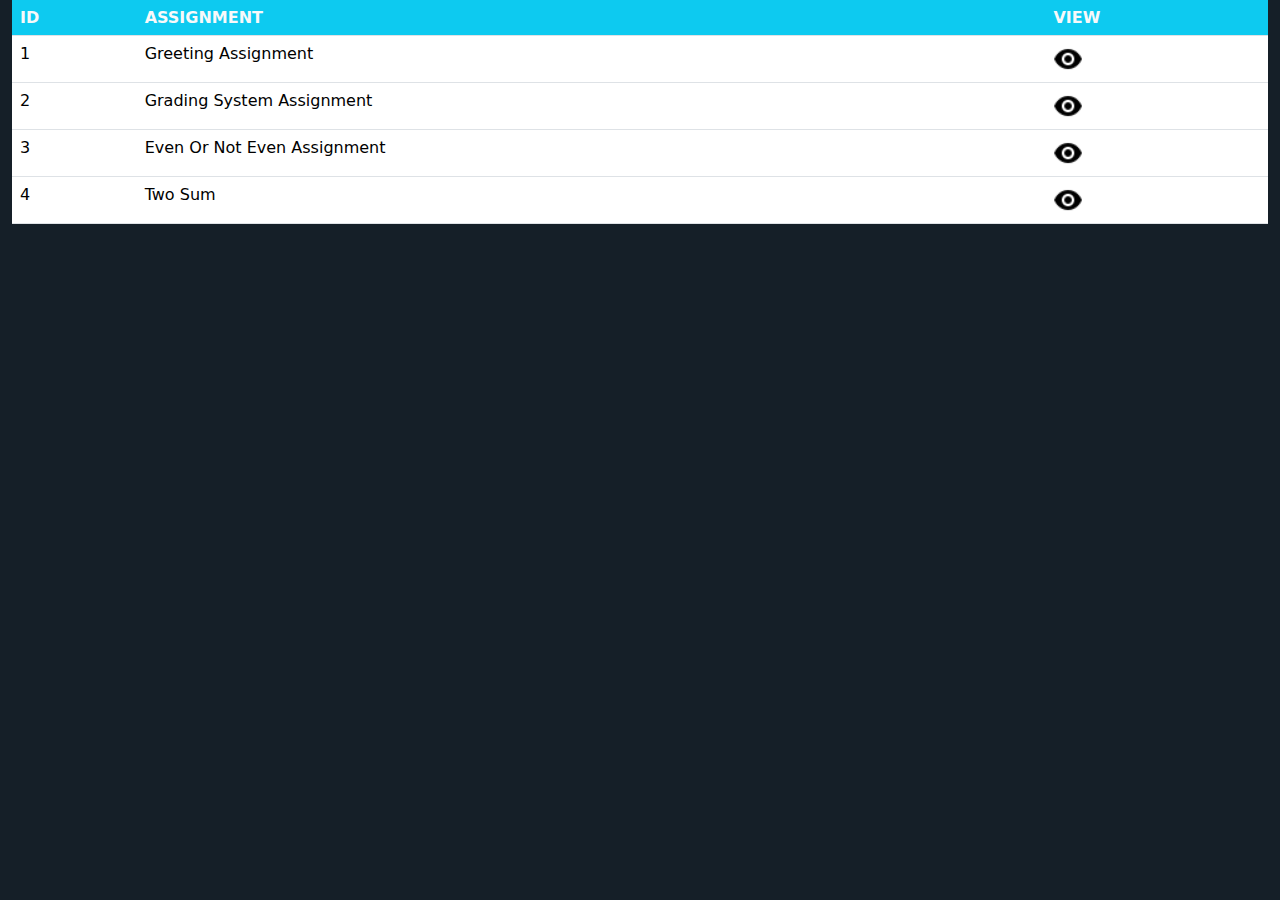
<file: index.html>
<html lang="en">
<head>
    <meta charset="UTF-8">
    <meta name="viewport" content="width=device-width, initial-scale=1.0">
    <link rel="stylesheet" href="CSS/bootstrap.min.css">
    <link rel="stylesheet" href="CSS/style.css">
    <link rel="stylesheet" href="Greeting.html">
    <link rel="stylesheet" href="Two_Sum.html">
    <link rel="stylesheet" href="Integer_T_F.html">
    <link rel="stylesheet" href="Grading_System.html">
    <title>Home</title>
    
</head>
<body class="">
    
    <div class="container-fluid">
        <div class="row">
<!-- 
            <div class="col-4 text-center">
                <img src="img/youtube.png" class="img-fluid">
                <h3>Joseph Kweku Adom Swatson Jnr.</h3>
                <p>Lorem ipsum dolor sit amet consectetur adipisicing elit. Quod quo eum sed aliquam earum possimus nisi blanditiis error tenetur dolores, aut porro ullam modi ex commodi quibusdam veritatis optio aliquid!</p>
            </div> -->

            <div class="col-12">
    <table class="table table-hover">
            <thead class="bg-success">
            <tr>
                <th class="bg-info text-light">ID</th>
                <th class="bg-info text-light">ASSIGNMENT</th>
                <th class="bg-info text-light">VIEW</th>
            </tr>
        </thead>
        
        <tbody id="table">

        </tbody>
    </table>
</div>
</div>
</div>

    <script src="JS/bootstrap.bundle.min.js" ></script>
    <script src="JS/assign.js"></script>
</body>
</html>
</file>
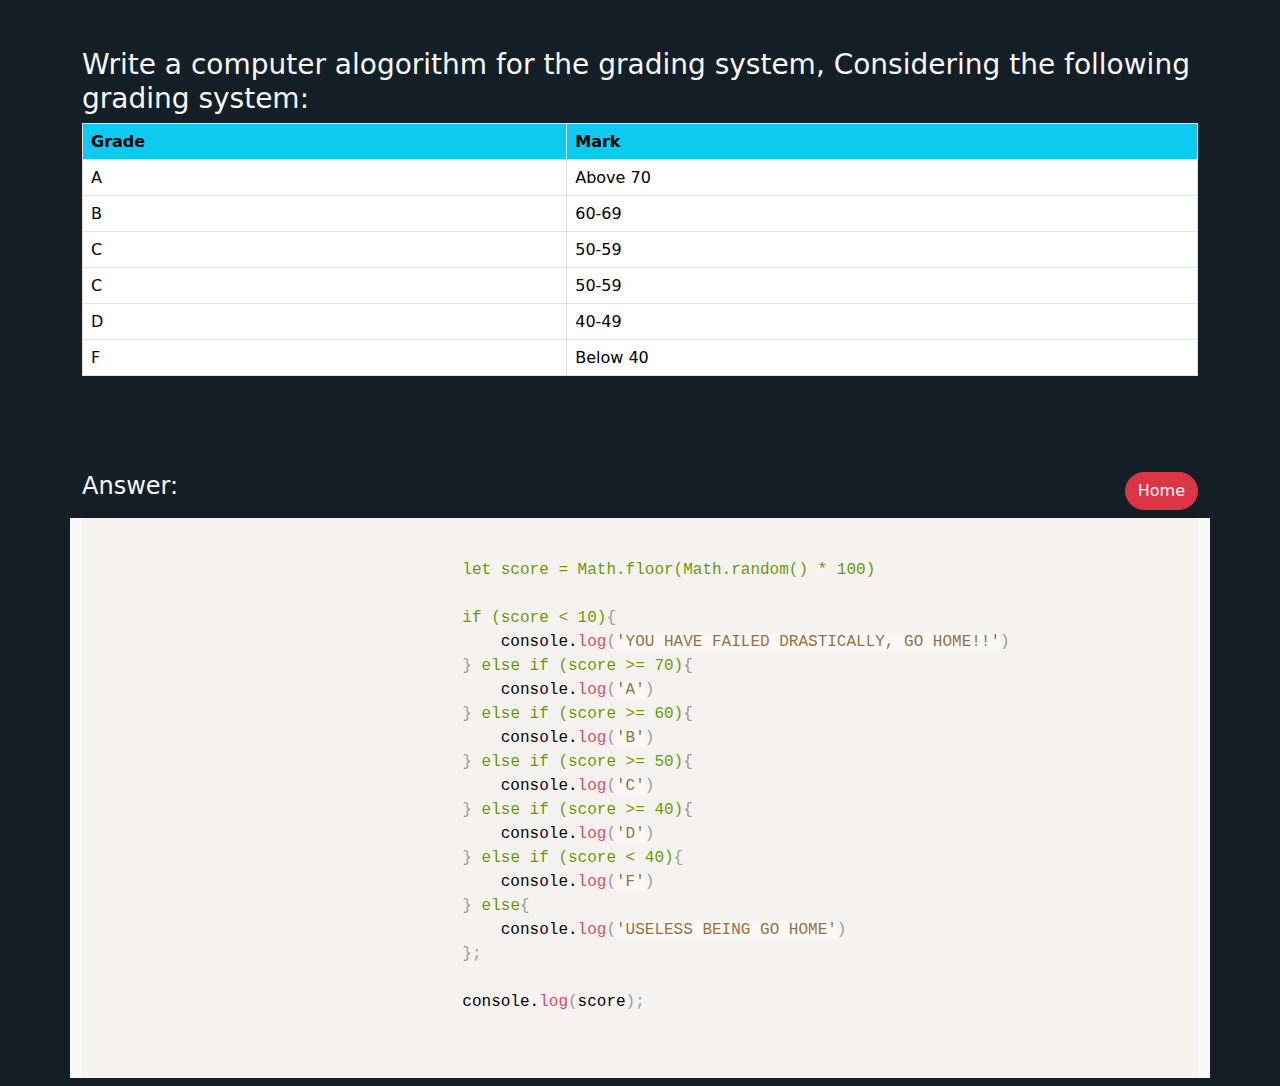
<file: Grading_System.html>
<html lang="en">
<head>
    <meta charset="UTF-8">
    <meta name="viewport" content="width=device-width, initial-scale=1.0">
    <title>Grading_System Assignment</title>
    <link rel="stylesheet" href="CSS/prism.css">
    <link rel="stylesheet" href="CSS/bootstrap.min.css">
    <link rel="stylesheet" href="CSS/style.css">
</head>
<body>
    <div class="question container my-5 text-light">
    <h3> 
        Write a computer alogorithm for the grading system, Considering the following grading system: 
    </h3>

    <table class="Table table-bordered table-hover">
        <thead>
            <tr>
                <th class="bg-info">Grade</th>
                <th class="bg-info">Mark</th>
            </tr>
        </thead>

        <tbody>
            <tr>
                <td>A</td>
                <td>Above 70</td>
            </tr>

            <tr></tr>
                <td>B</td>
                <td>60-69</td>
            </tr>

            <tr>
                <td>C</td>
                <td>50-59</td>
            </tr>

            
            <tr>
                <td>C</td>
                <td>50-59</td>
            </tr>

            
            <tr>
                <td>D</td>
                <td>40-49</td>
            </tr>

            
            <tr>
                <td>F</td>
                <td>Below 40</td>
            </tr>

        </tbody>

    </table>
</div>



<br>
<br>
    <div class="container d-flex justify-content-between">
    <h4 class="text-light">Answer:</h4>
    <a href="index.html" class="btn btn-danger btn-warning rounded-pill">Home</a>
    </div>

    <div class="container bg-light">
        <pre class="d-flex justify-content-center align-items-center">
                <code class="language-css">
                    let score = Math.floor(Math.random() * 100)

                    if (score < 10){
                        console.log('YOU HAVE FAILED DRASTICALLY, GO HOME!!')
                    } else if (score >= 70){
                        console.log('A')
                    } else if (score >= 60){
                        console.log('B')
                    } else if (score >= 50){
                        console.log('C')
                    } else if (score >= 40){
                        console.log('D')
                    } else if (score < 40){
                        console.log('F')
                    } else{
                        console.log('USELESS BEING GO HOME')
                    };

                    console.log(score);

                </code>
            </pre>
    </div>


<script src="JS/prism.js"></script>
</body>
</html>
</file>
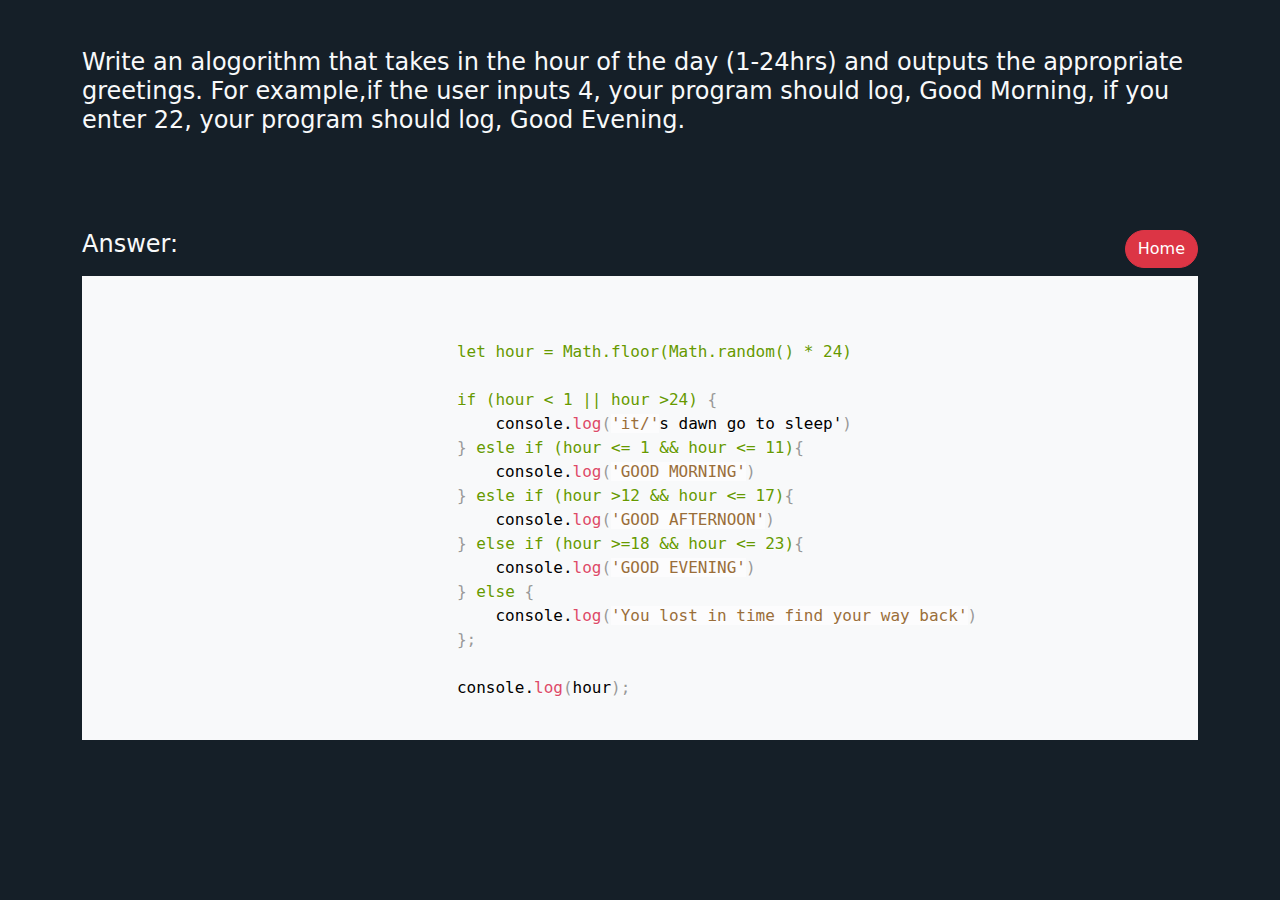
<file: Greeting.html>
<html lang="en">
<head>
    <meta charset="UTF-8">
    <meta name="viewport" content="width=device-width, initial-scale=1.0">
    <title> Greeting Assignment</title>
    <link rel="stylesheet" href="CSS/bootstrap.min.css">
    <link rel="stylesheet" href="CSS/prism.css">
    <link rel="stylesheet" href="CSS/style.css">
</head>
<body>
     <div class="question container my-5 text-light">
    <h4>Write an alogorithm that takes in the hour of the day (1-24hrs) and outputs the appropriate greetings.
        For example,if the user inputs 4, your program should log, Good Morning, if you enter 22, your program should 
        log, Good Evening.
   </h4>
</div>

<br>
<br>
    <div class="container d-flex justify-content-between">
    <h4 class="text-light">Answer:</h4>
    <a href="index.html" class="btn btn-danger btn-warning rounded-pill ">Home</a>
    </div>
    
    <div class="container">
        <pre class="d-flex justify-content-center align-items-center bg-light">
            <code class="language-css">
    
                let hour = Math.floor(Math.random() * 24)
    
                if (hour < 1 || hour >24) {
                    console.log('it/'s dawn go to sleep')
                } esle if (hour <= 1 && hour <= 11){
                    console.log('GOOD MORNING')
                } esle if (hour >12 && hour <= 17){
                    console.log('GOOD AFTERNOON')
                } else if (hour >=18 && hour <= 23){
                    console.log('GOOD EVENING')
                } else {
                    console.log('You lost in time find your way back')
                };
    
                console.log(hour);
            </code>
        </pre>
    
    </div>
    <script src="JS/prism.js"></script>
</body>
</html>
</file>
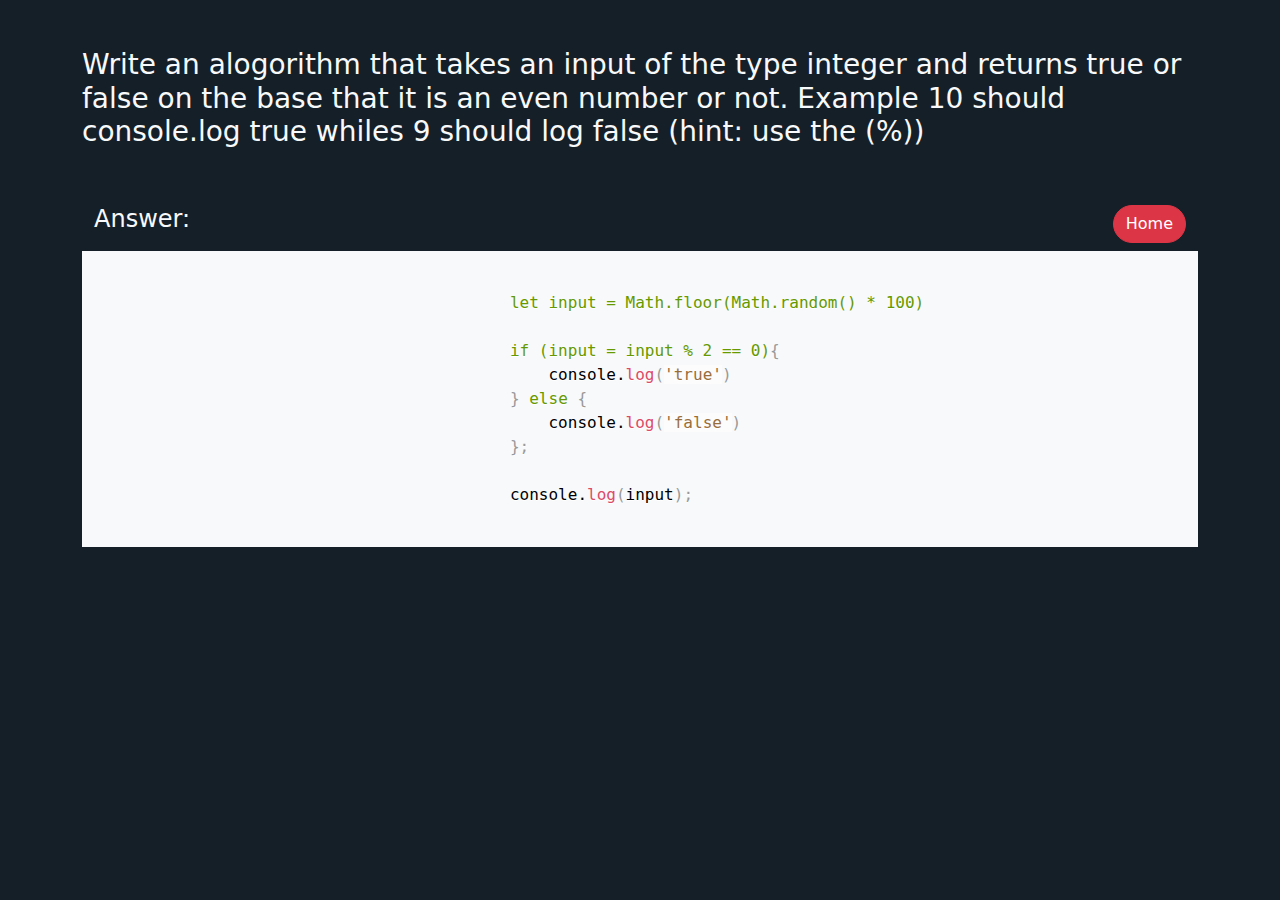
<file: Integer_T_F.html>
<html lang="en">
<head>
    <meta charset="UTF-8">
    <meta name="viewport" content="width=device-width, initial-scale=1.0">
    <title>Even Or Not Even</title>
    <link rel="stylesheet" href="CSS/prism.css">
    <link rel="stylesheet" href="CSS/bootstrap.min.css">
    <link rel="stylesheet" href="CSS/style.css">
</head>
<body>
    <div class="question container my-5 text-light">
    <h3>
        Write an alogorithm that takes an input of the type integer and returns true or false on the base that it is an even number or not.
        Example 10 should console.log true whiles 9 should log false (hint: use the (%))
    </h3>

    
<br>
<br>
<div class="container d-flex justify-content-between">
    <h4 class="text-light">Answer:</h4>
    <a href="index.html" class="btn btn-danger btn-warning rounded-pill">Home</a>
    </div>
   <pre class="container d-flex justify-content-center align-items-center bg-light">
        <code class="language-css">
                let input = Math.floor(Math.random() * 100)

                if (input = input % 2 == 0){
                    console.log('true')
                } else {
                    console.log('false')
                };
                
                console.log(input);
        </code>
    </pre>


</div>

<script src="JS/prism.js"></script>
</body>
</html>
</file>
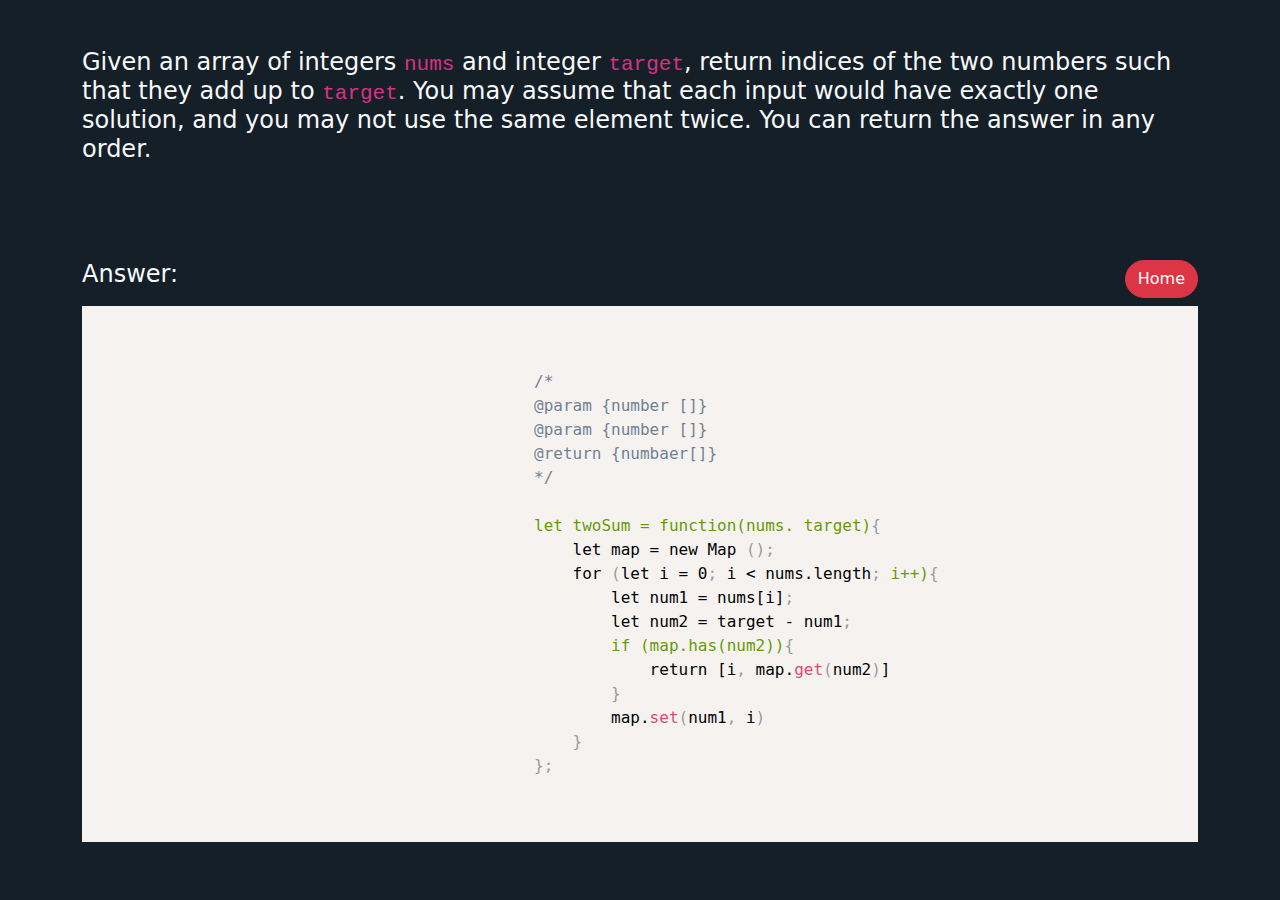
<file: Two_Sum.html>
<html lang="en">
<head>
    <meta charset="UTF-8">
    <meta name="viewport" content="width=device-width, initial-scale=1.0">
    <title>Two Sum Assignment</title>
    <link rel="stylesheet" href="CSS/style.css">
    <link rel="stylesheet" href="CSS/bootstrap.min.css">
    <link rel="stylesheet" href="CSS/prism.css">
</head>
<body class="Two">


    <div class="question container my-5 text-light">
        <h4>
            Given an array of integers <code>nums</code> and integer <code>target</code>, return indices of the two numbers such that they add up to <code>target</code>. 
            You may assume that each input would have exactly one solution, and you may not use the same element twice.
            You can return the answer in any order.
       </h4>
    </div>
    
    <br>
    <br>
        <div class="container d-flex justify-content-between">
        <h4 class="text-light">Answer:</h4>
        <a href="index.html" class="btn btn-danger btn-warning rounded-pill ">Home</a>
        </div>
        
        <div class="container">
            <pre class="d-flex justify-content-center align-items-center">
                <code class="language-css">
                    
                    /*
                    @param {number []}
                    @param {number []}
                    @return {numbaer[]}
                    */

                    let twoSum = function(nums. target){
                        let map = new Map ();
                        for (let i = 0; i < nums.length; i++){
                            let num1 = nums[i];
                            let num2 = target - num1;
                            if (map.has(num2)){
                                return [i, map.get(num2)]
                            }
                            map.set(num1, i)
                        }
                    };
                    
                </code>
            </pre>
        
        </div>





        <script src="JS/prism.js"></script>
</body>
</html>
</file>
<file: CSS/style.css>
body{
    background: #151f28;
}

.Two{
    background: #151f28;
}

table{
    cursor: pointer;
}

.top{
    margin-top: 200px;
}
</file>
<file: CSS/prism.css>
/* PrismJS 1.29.0
https://prismjs.com/download.html#themes=prism&languages=markup+css+clike+javascript */
code[class*=language-],pre[class*=language-]{color:#000;background:0 0;text-shadow:0 1px #fff;font-family:Consolas,Monaco,'Andale Mono','Ubuntu Mono',monospace;font-size:1em;text-align:left;white-space:pre;word-spacing:normal;word-break:normal;word-wrap:normal;line-height:1.5;-moz-tab-size:4;-o-tab-size:4;tab-size:4;-webkit-hyphens:none;-moz-hyphens:none;-ms-hyphens:none;hyphens:none}code[class*=language-] ::-moz-selection,code[class*=language-]::-moz-selection,pre[class*=language-] ::-moz-selection,pre[class*=language-]::-moz-selection{text-shadow:none;background:#b3d4fc}code[class*=language-] ::selection,code[class*=language-]::selection,pre[class*=language-] ::selection,pre[class*=language-]::selection{text-shadow:none;background:#b3d4fc}@media print{code[class*=language-],pre[class*=language-]{text-shadow:none}}pre[class*=language-]{padding:1em;margin:.5em 0;overflow:auto}:not(pre)>code[class*=language-],pre[class*=language-]{background:#f5f2f0}:not(pre)>code[class*=language-]{padding:.1em;border-radius:.3em;white-space:normal}.token.cdata,.token.comment,.token.doctype,.token.prolog{color:#708090}.token.punctuation{color:#999}.token.namespace{opacity:.7}.token.boolean,.token.constant,.token.deleted,.token.number,.token.property,.token.symbol,.token.tag{color:#905}.token.attr-name,.token.builtin,.token.char,.token.inserted,.token.selector,.token.string{color:#690}.language-css .token.string,.style .token.string,.token.entity,.token.operator,.token.url{color:#9a6e3a;background:hsla(0,0%,100%,.5)}.token.atrule,.token.attr-value,.token.keyword{color:#07a}.token.class-name,.token.function{color:#dd4a68}.token.important,.token.regex,.token.variable{color:#e90}.token.bold,.token.important{font-weight:700}.token.italic{font-style:italic}.token.entity{cursor:help}
</file>
